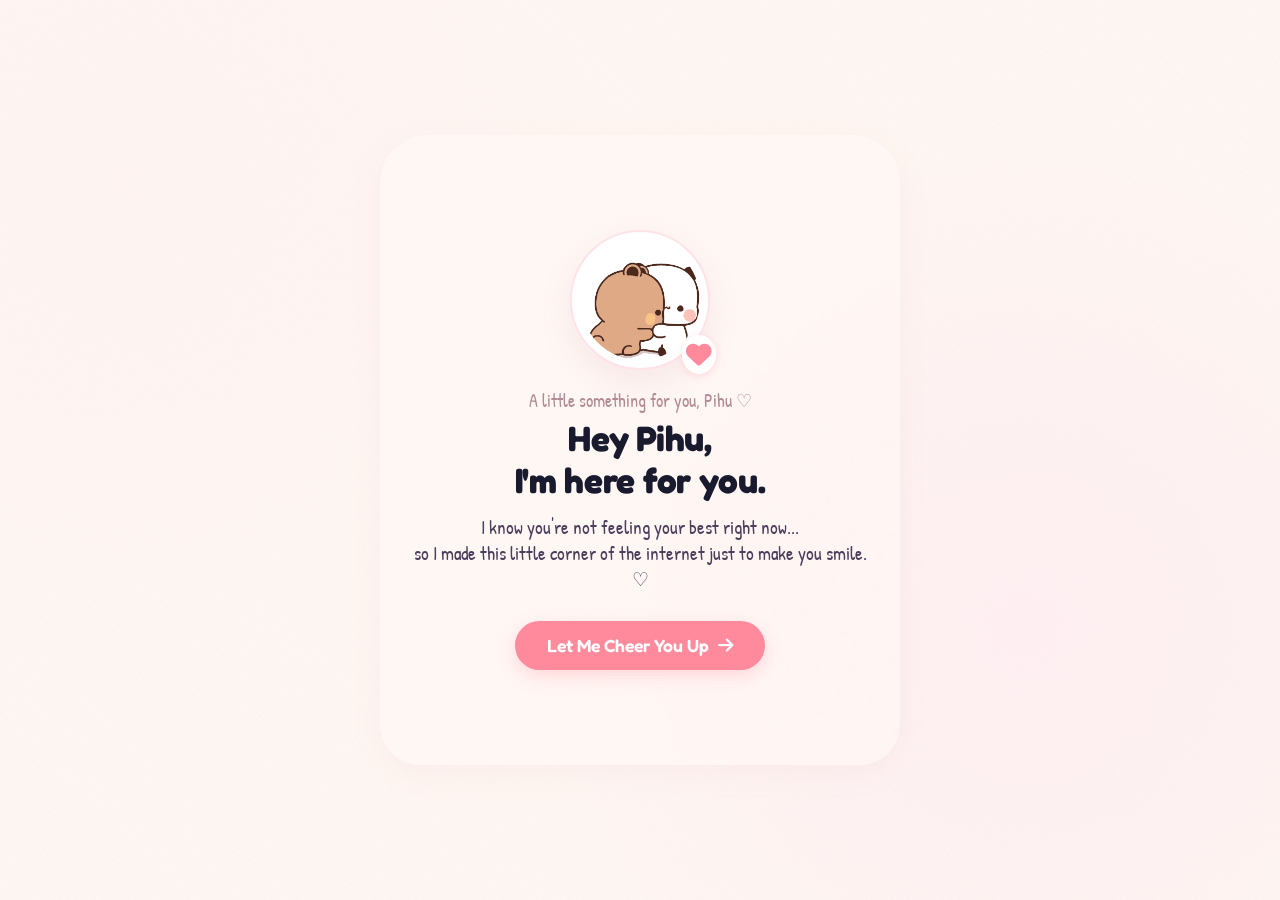
<file: index.html>
<!DOCTYPE html>
<html lang="en">
<head>
  <meta charset="UTF-8" />
  <meta name="viewport" content="width=device-width, initial-scale=1.0, maximum-scale=1.0, user-scalable=yes" />
  <title>🌷 for Pihu · Home</title>
  <link rel="preconnect" href="https://fonts.googleapis.com" />
  <link rel="preconnect" href="https://fonts.gstatic.com" crossorigin />
  <link href="https://fonts.googleapis.com/css2?family=Fredoka:wght@400;600;700&family=Patrick+Hand&display=swap" rel="stylesheet" />
  <link rel="stylesheet" href="https://cdnjs.cloudflare.com/ajax/libs/font-awesome/6.0.0-beta3/css/all.min.css" />
  <link rel="stylesheet" href="https://unpkg.com/aos@2.3.1/dist/aos.css" />
  <link rel="stylesheet" href="style.css" />
</head>
<body>
  <div class="page-wrapper">
    <div class="section" id="welcome">
      <div class="section-inner">
        <div class="text-center" data-aos="fade-down" data-aos-duration="800">
          <div class="hero-img">
            <img src="assets/love.gif" alt="love gif" />
            <span class="heart-deco"><i class="fas fa-heart"></i></span>
          </div>
        </div>
        <div class="text-center" data-aos="fade-up" data-aos-delay="100">
          <p class="script" style="font-size:1.1rem; color:#b38b96;">A little something for you, Pihu ♡</p>
          <h1 style="font-size:2.2rem; margin-top:0.3rem;">Hey Pihu,<br />I'm here for you.</h1>
          <p class="script" style="font-size:1.2rem; color:#4a3f5c; margin-top:0.8rem;">I know you're not feeling your best right now...<br />so I made this little corner of the internet just to make you smile. ♡</p>
          <div data-aos="zoom-in" data-aos-delay="200">
            <a href="distance.html" class="btn" style="margin-top:1.8rem;">Let Me Cheer You Up <i class="fas fa-arrow-right"></i></a>
          </div>
        </div>
      </div>
    </div>
  </div>

  <script src="https://unpkg.com/aos@2.3.1/dist/aos.js"></script>
  <script src="script.js"></script>
</body>
</html>
</file>
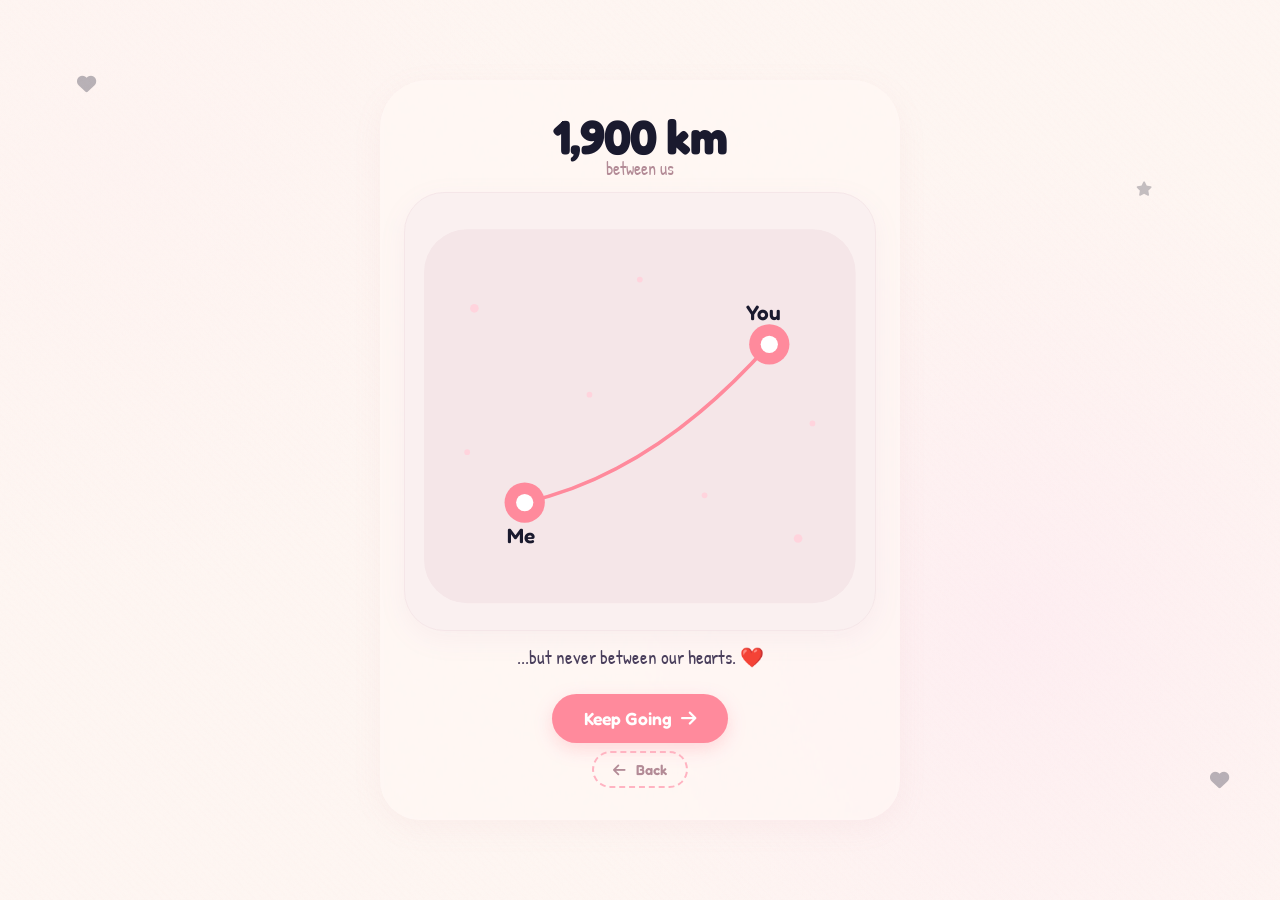
<file: distance.html>
<!DOCTYPE html>
<html lang="en">
<head>
  <meta charset="UTF-8" />
  <meta name="viewport" content="width=device-width, initial-scale=1.0, maximum-scale=1.0, user-scalable=yes" />
  <title>🌷 Distance</title>
  <link rel="preconnect" href="https://fonts.googleapis.com" />
  <link rel="preconnect" href="https://fonts.gstatic.com" crossorigin />
  <link href="https://fonts.googleapis.com/css2?family=Fredoka:wght@400;600;700&family=Patrick+Hand&display=swap" rel="stylesheet" />
  <link rel="stylesheet" href="https://cdnjs.cloudflare.com/ajax/libs/font-awesome/6.0.0-beta3/css/all.min.css" />
  <link rel="stylesheet" href="https://unpkg.com/aos@2.3.1/dist/aos.css" />
  <link rel="stylesheet" href="style.css" />
</head>
<body>
  <div class="floating-heart" style="top:8%; left:6%;"><i class="fas fa-heart"></i></div>
  <div class="floating-heart" style="bottom:12%; right:4%; animation-delay:3s;"><i class="fas fa-heart"></i></div>
  <div class="sparkle" style="top:20%; right:10%;"><i class="fas fa-star"></i></div>
  <div class="sparkle" style="bottom:30%; left:6%; animation-delay:5s;"><i class="fas fa-sparkles"></i></div>

  <div class="page-wrapper">
    <div class="section" id="distance">
      <div class="section-inner">
        <div data-aos="fade-up">
          <div class="text-center">
            <span class="distance-badge">1,900 km</span>
            <p class="script" style="font-size:1.1rem; margin-top:-0.2rem; color:#b38b96;">between us</p>
          </div>
        </div>
        <div data-aos="fade-up" data-aos-delay="100">
          <div class="map-card">
            <div class="map-svg-wrap">
              <svg viewBox="0 0 300 260" fill="none" xmlns="http://www.w3.org/2000/svg">
                <rect width="300" height="260" rx="30" fill="#f5e6e8" />
                <path d="M70 190 Q160 170 240 80" stroke="#ff8a9c" stroke-width="2.5" stroke-dasharray="8 6" class="dash-path" fill="none" />
                <circle cx="70" cy="190" r="14" fill="#ff8a9c" />
                <circle cx="70" cy="190" r="6" fill="white" class="pulse-dot" />
                <text x="58" y="218" class="pin-label" font-size="15" font-weight="600">Me</text>
                <circle cx="240" cy="80" r="14" fill="#ff8a9c" />
                <circle cx="240" cy="80" r="6" fill="white" class="pulse-dot" style="animation-delay:0.3s;" />
                <text x="224" y="63" class="pin-label" font-size="15" font-weight="600">You</text>
                <circle cx="35" cy="55" r="3" fill="#ffd4dd" />
                <circle cx="260" cy="215" r="3" fill="#ffd4dd" />
                <circle cx="150" cy="35" r="2" fill="#ffd4dd" />
                <circle cx="30" cy="155" r="2" fill="#ffd4dd" />
                <circle cx="270" cy="135" r="2" fill="#ffd4dd" />
                <circle cx="195" cy="185" r="2" fill="#ffd4dd" />
                <circle cx="115" cy="115" r="2" fill="#ffd4dd" />
              </svg>
            </div>
          </div>
        </div>

        <div class="text-center" data-aos="fade-up" data-aos-delay="200">
          <p class="script" style="font-size:1.2rem; color:#4a3f5c;">...but never between our hearts. ❤️</p>
          <a href="message.html" class="btn" style="margin-top:1.5rem; background:#ff8a9c; color:white; border:none; box-shadow:0 6px 18px rgba(255,138,156,0.3);">Keep Going <i class="fas fa-arrow-right"></i></a>
        </div>
        <div class="text-center nav-prev" data-aos="fade-up" data-aos-delay="250">
          <a href="home.html" class="btn" style="background:transparent; color:#b38b96; box-shadow:none; border:2px dashed #ffb3c1; padding:0.5rem 1.2rem; font-size:0.9rem;"><i class="fas fa-arrow-left"></i> Back</a>
        </div>
      </div>
    </div>
  </div>

  <style>
    .dash-path {
      stroke-dasharray: 400;
      stroke-dashoffset: 400;
      animation: drawRoute 2.8s ease forwards;
    }
    @keyframes drawRoute {
      to { stroke-dashoffset: 0; }
    }
    .map-card {
      background: #faf0f0;
      border-radius: 40px;
      padding: 1.8rem 1.2rem 1.2rem;
      box-shadow: 0 8px 28px rgba(180, 130, 150, 0.08);
      border: 1px solid #f5e6e8;
      margin: 0.8rem 0;
    }
    .distance-badge {
      font-size: 3rem;
      font-weight: 700;
      color: #1a1a2e;
      letter-spacing: -1px;
      line-height: 1;
    }
    .pin-label {
      font-family: 'Fredoka', sans-serif;
      font-weight: 600;
      font-size: 0.9rem;
      fill: #1a1a2e;
    }
    .pulse-dot {
      animation: pulsePin 2s infinite;
    }
    @keyframes pulsePin {
      0% { r: 6; opacity: 1; }
      50% { r: 16; opacity: 0.2; }
      100% { r: 6; opacity: 1; }
    }
    .btn {
      display: inline-flex;
      align-items: center;
      gap: 0.6rem;
      background: #ff8a9c;
      color: white;
      border: none;
      padding: 0.9rem 2rem;
      border-radius: 60px;
      font-family: 'Fredoka', sans-serif;
      font-weight: 600;
      font-size: 1.1rem;
      box-shadow: 0 6px 18px rgba(255, 138, 156, 0.3);
      transition: all 0.2s ease;
      cursor: pointer;
      text-decoration: none;
      touch-action: manipulation;
    }
    .btn:active {
      transform: scale(0.94);
      box-shadow: 0 2px 10px rgba(255, 138, 156, 0.2);
    }
    .nav-prev .btn:active {
      transform: scale(0.94);
    }
  </style>

  <script src="https://unpkg.com/aos@2.3.1/dist/aos.js"></script>
  <script src="script.js"></script>
</body>
</html>
</file>
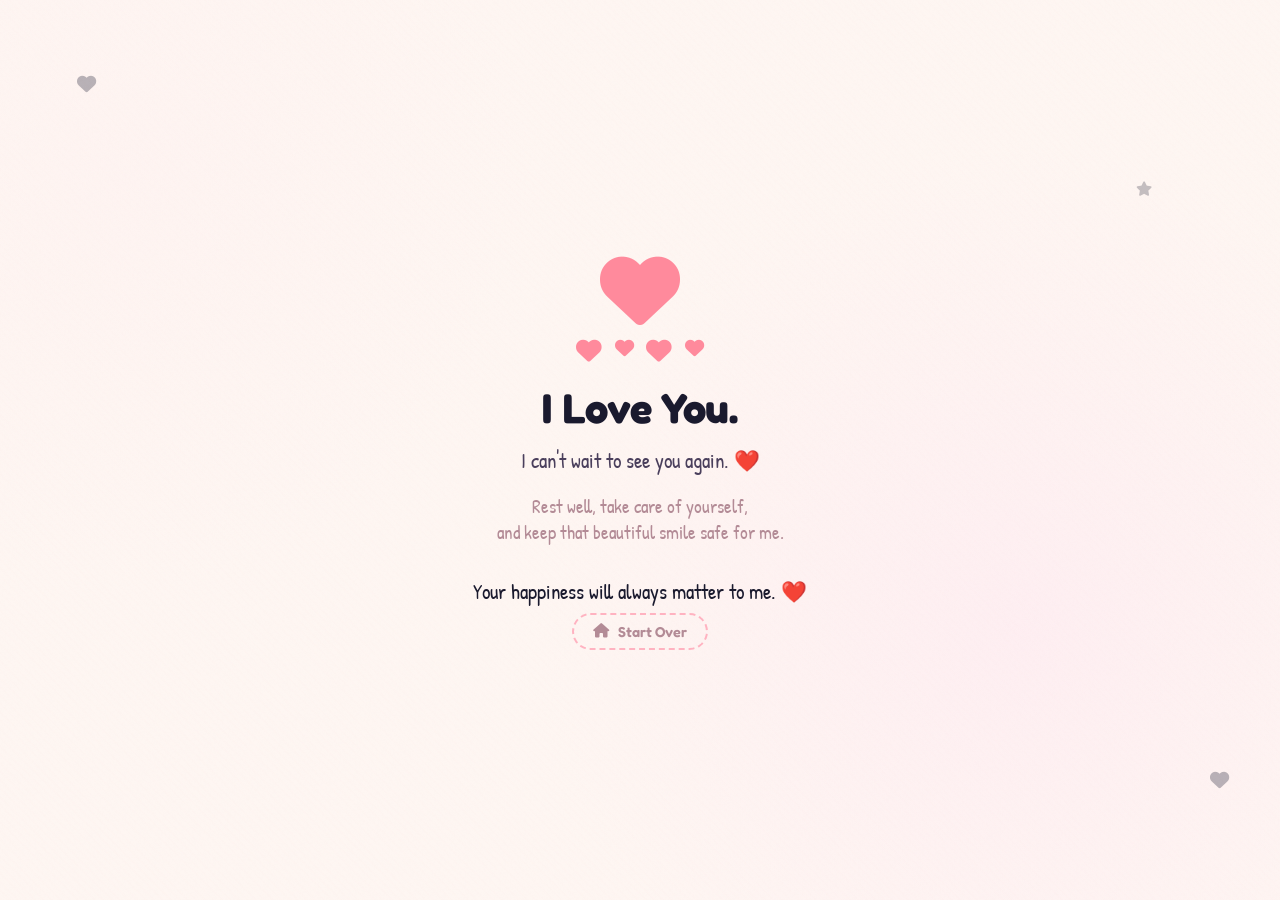
<file: final.html>
<!DOCTYPE html>
<html lang="en">
<head>
  <meta charset="UTF-8" />
  <meta name="viewport" content="width=device-width, initial-scale=1.0, maximum-scale=1.0, user-scalable=yes" />
  <title>🌷 I Love You</title>
  <link rel="preconnect" href="https://fonts.googleapis.com" />
  <link rel="preconnect" href="https://fonts.gstatic.com" crossorigin />
  <link href="https://fonts.googleapis.com/css2?family=Fredoka:wght@400;600;700&family=Patrick+Hand&display=swap" rel="stylesheet" />
  <link rel="stylesheet" href="https://cdnjs.cloudflare.com/ajax/libs/font-awesome/6.0.0-beta3/css/all.min.css" />
  <link rel="stylesheet" href="https://unpkg.com/aos@2.3.1/dist/aos.css" />
  <link rel="stylesheet" href="style.css" />
</head>
<body>
  <div class="floating-heart" style="top:8%; left:6%;"><i class="fas fa-heart"></i></div>
  <div class="floating-heart" style="bottom:12%; right:4%; animation-delay:3s;"><i class="fas fa-heart"></i></div>
  <div class="sparkle" style="top:20%; right:10%;"><i class="fas fa-star"></i></div>
  <div class="sparkle" style="bottom:30%; left:6%; animation-delay:5s;"><i class="fas fa-sparkles"></i></div>

  <div class="page-wrapper">
    <div class="section section-pure" id="final">
      <div class="section-inner">
        <div class="text-center" data-aos="zoom-in" data-aos-duration="1200">
          <div class="final-heart-simple">
            <i class="fas fa-heart" style="font-size:5rem; color:#ff8a9c; animation:pulseGlow 2.2s infinite;"></i>
          </div>
          <div class="floating-small-hearts" style="margin:0.5rem 0 1.2rem;">
            <i class="fas fa-heart" style="color:#ff8a9c;"></i>
            <i class="fas fa-heart" style="color:#ff8a9c; font-size:1.2rem;"></i>
            <i class="fas fa-heart" style="color:#ff8a9c;"></i>
            <i class="fas fa-heart" style="color:#ff8a9c; font-size:1.2rem;"></i>
          </div>
          <h1 style="font-size:2.6rem;">I Love You.</h1>
          <p class="script" style="font-size:1.3rem; color:#4a3f5c; margin-top:0.8rem;">I can't wait to see you again. ❤️</p>
          <p class="script" style="font-size:1.2rem; color:#b38b96; margin-top:1.2rem;">Rest well, take care of yourself,<br />and keep that beautiful smile safe for me.</p>
          <p class="script" style="font-size:1.3rem; color:#1a1a2e; margin-top:2rem;">Your happiness will always matter to me. ❤️</p>
        </div>
        <div class="text-center nav-prev" data-aos="fade-up" data-aos-delay="100">
          <a href="index.html" class="btn"><i class="fas fa-home"></i> Start Over</a>
        </div>
      </div>
    </div>
  </div>

  <script src="https://unpkg.com/aos@2.3.1/dist/aos.js"></script>
  <script src="script.js"></script>
</body>
</html>
</file>
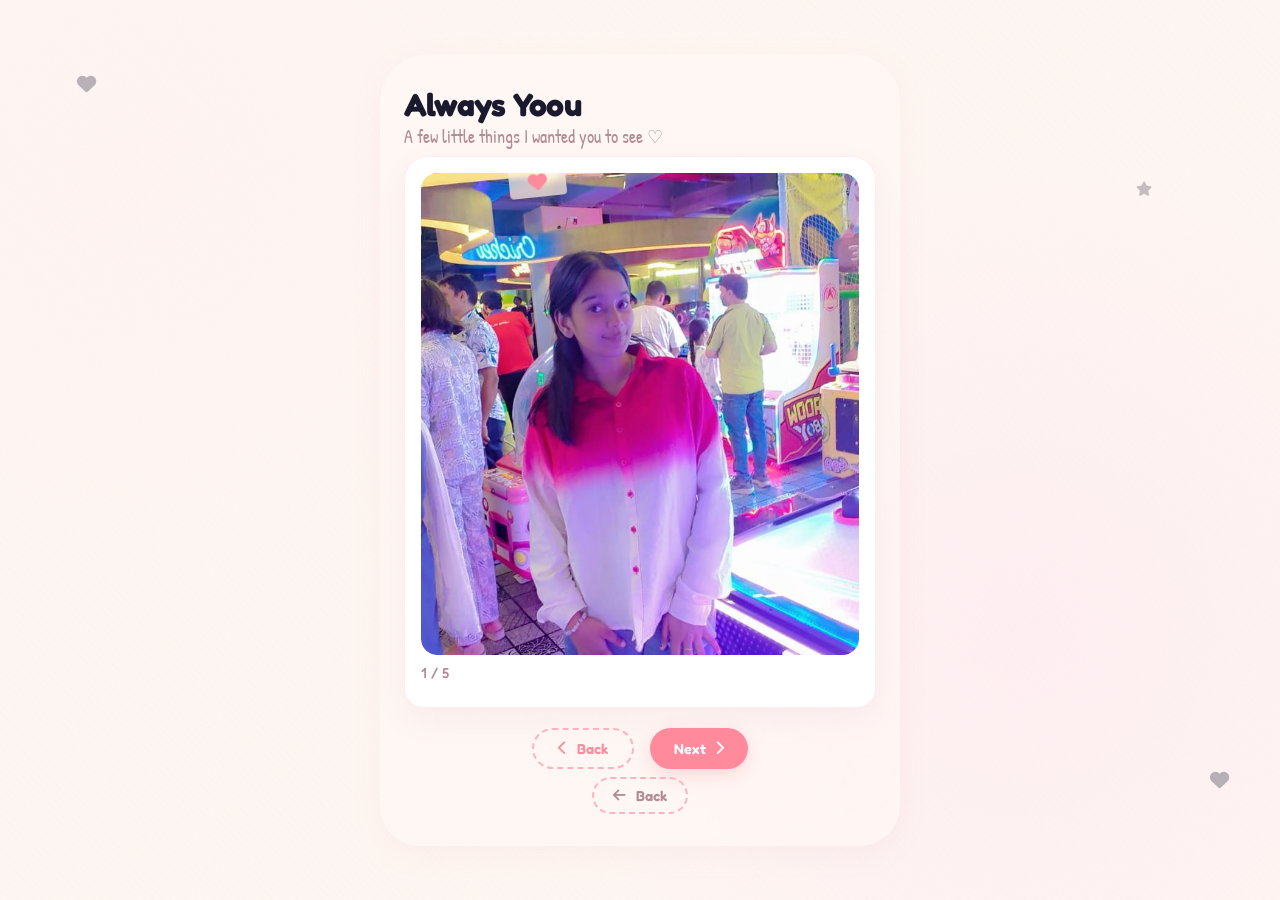
<file: gallery.html>
<!DOCTYPE html>
<html lang="en">
<head>
  <meta charset="UTF-8" />
  <meta name="viewport" content="width=device-width, initial-scale=1.0, maximum-scale=1.0, user-scalable=yes" />
  <title>🌷 Gallery</title>
  <link rel="preconnect" href="https://fonts.googleapis.com" />
  <link rel="preconnect" href="https://fonts.gstatic.com" crossorigin />
  <link href="https://fonts.googleapis.com/css2?family=Fredoka:wght@400;600;700&family=Patrick+Hand&display=swap" rel="stylesheet" />
  <link rel="stylesheet" href="https://cdnjs.cloudflare.com/ajax/libs/font-awesome/6.0.0-beta3/css/all.min.css" />
  <link rel="stylesheet" href="https://unpkg.com/aos@2.3.1/dist/aos.css" />
  <link rel="stylesheet" href="style.css" />
</head>
<body>
  <div class="floating-heart" style="top:8%; left:6%;"><i class="fas fa-heart"></i></div>
  <div class="floating-heart" style="bottom:12%; right:4%; animation-delay:3s;"><i class="fas fa-heart"></i></div>
  <div class="sparkle" style="top:20%; right:10%;"><i class="fas fa-star"></i></div>
  <div class="sparkle" style="bottom:30%; left:6%; animation-delay:5s;"><i class="fas fa-sparkles"></i></div>

  <div class="page-wrapper">
    <div class="section" id="gallery">
      <div class="section-inner">
        <div data-aos="fade-up">
          <h2 style="font-size:2rem;">Always Yoou</h2>
          <p class="script" style="font-size:1.1rem; color:#b38b96;">A few little things I wanted you to see ♡</p>
        </div>
        <div class="polaroid" data-aos="fade-up" data-aos-delay="100" id="polaroid">
          <div class="polaroid-inner">
            <div class="tape"><i class="fas fa-heart" style="color:#ff8a9c;"></i></div>
            <div class="image-container" id="imageContainer">
              <img id="gallery-img" src="assets/images/1.jpg" alt="memory" />
            </div>
          </div>
          <div class="gallery-counter" id="gallery-counter">1 / 5</div>
        </div>
        <div class="gallery-nav" data-aos="fade-up">
          <button class="btn btn-outline" id="prevGallery" style="padding:0.6rem 1.5rem;"><i class="fas fa-chevron-left"></i> Back</button>
          <button class="btn" id="nextGallery" style="padding:0.6rem 1.5rem;">Next <i class="fas fa-chevron-right"></i></button>
        </div>
        <div class="text-center" data-aos="fade-up" data-aos-delay="200" id="gallery-end" style="display:none;">
          <p class="script" style="font-size:1.3rem; color:#4a3f5c;">That's all for now...<br />but I have one more thing for you. ♡</p>
          <a href="letter.html" class="btn" style="margin-top:1.5rem;">A Letter For You <i class="fas fa-envelope"></i></a>
        </div>
        <div class="text-center nav-prev" data-aos="fade-up" data-aos-delay="150">
          <a href="message.html" class="btn"><i class="fas fa-arrow-left"></i> Back</a>
        </div>
      </div>
    </div>
  </div>

  <style>
    .image-container {
      position: relative;
      width: 100%;
      aspect-ratio: 1/1.1;
      overflow: hidden;
      border-radius: 16px;
      background: #faf0f0;
    }

    #gallery-img {
      width: 100%;
      height: 100%;
      object-fit: cover;
      display: block;
      position: absolute;
      top: 0;
      left: 0;
      transition: transform 0.6s cubic-bezier(0.34, 1.56, 0.64, 1), opacity 0.5s ease;
    }

    #gallery-img.slide-out {
      transform: translateX(-120%) rotate(-8deg) scale(0.8);
      opacity: 0;
    }

    #gallery-img.slide-in {
      transform: translateX(0) rotate(0deg) scale(1);
      opacity: 1;
    }

    #gallery-img.slide-in-from-right {
      transform: translateX(120%) rotate(8deg) scale(0.8);
      opacity: 0;
    }

    #gallery-img.slide-out-right {
      transform: translateX(120%) rotate(8deg) scale(0.8);
      opacity: 0;
    }

    #gallery-img.slide-in-from-left {
      transform: translateX(-120%) rotate(-8deg) scale(0.8);
      opacity: 0;
    }

    .polaroid {
      background: white;
      border-radius: 24px 24px 20px 20px;
      padding: 1rem 1rem 1.6rem;
      box-shadow: 0 12px 30px rgba(160, 120, 130, 0.08);
      transform: rotate(-1deg);
      border: 1px solid #ffecf0;
      margin: 0.5rem 0;
      transition: transform 0.3s ease;
    }

    .polaroid:hover {
      transform: rotate(0deg) scale(1.01);
    }

    .polaroid-inner {
      position: relative;
      border-radius: 16px;
      overflow: hidden;
      background: #faf0f0;
    }

    .tape {
      position: absolute;
      top: -6px;
      left: 20%;
      background: rgba(255, 240, 220, 0.7);
      padding: 0.2rem 1.2rem;
      border-radius: 4px;
      font-size: 1.2rem;
      transform: rotate(-6deg);
      box-shadow: 0 2px 6px rgba(0,0,0,0.02);
      backdrop-filter: blur(2px);
      color: #b38b96;
      z-index: 2;
    }

    .gallery-counter {
      font-size: 0.9rem;
      color: #b38b96;
      font-weight: 500;
      margin-top: 0.6rem;
    }

    .gallery-nav {
      display: flex;
      justify-content: center;
      gap: 1rem;
      margin-top: 0.8rem;
    }

    .gallery-nav .btn {
      padding: 0.6rem 1.6rem;
      font-size: 0.9rem;
    }

    .btn-outline {
      background: transparent;
      color: #ff8a9c;
      border: 2px dashed #ffb3c1;
      box-shadow: none;
    }

    .btn-outline:active {
      transform: scale(0.94);
    }

    @media (max-width: 420px) {
      .polaroid {
        padding: 0.8rem 0.8rem 1.2rem;
      }
      .tape {
        font-size: 1rem;
        padding: 0.1rem 1rem;
        top: -4px;
      }
    }
  </style>

  <script src="https://unpkg.com/aos@2.3.1/dist/aos.js"></script>
  <script>
    (function() {
      AOS.init({ once: false, duration: 800, offset: 20 });

      const images = ['assets/images/1.jpg','assets/images/2.jpg','assets/images/3.jpg','assets/images/4.jpg','assets/images/5.jpg'];
      let currentImg = 0;
      const imgEl = document.getElementById('gallery-img');
      const counter = document.getElementById('gallery-counter');
      const prevBtn = document.getElementById('prevGallery');
      const nextBtn = document.getElementById('nextGallery');
      const endMsg = document.getElementById('gallery-end');
      let isAnimating = false;

      function updateCounterAndEnd() {
        // Update counter
        counter.textContent = (currentImg + 1) + ' / ' + images.length;
        
        // Show/hide end message
        if (currentImg === images.length - 1) {
          endMsg.style.display = 'block';
        } else {
          endMsg.style.display = 'none';
        }
      }

      function updateGallery(direction) {
        if (isAnimating) return;

        if (direction === 'next') {
          if (currentImg >= images.length - 1) return;
          
          // Slide out to left
          imgEl.classList.remove('slide-in', 'slide-in-from-right', 'slide-in-from-left', 'slide-out-right');
          imgEl.classList.add('slide-out');
          
          isAnimating = true;
          setTimeout(() => {
            currentImg++;
            imgEl.src = images[currentImg];
            imgEl.classList.remove('slide-out');
            imgEl.classList.add('slide-in-from-right');
            
            setTimeout(() => {
              imgEl.classList.remove('slide-in-from-right');
              imgEl.classList.add('slide-in');
              isAnimating = false;
              updateCounterAndEnd();
            }, 50);
          }, 500);
          
        } else if (direction === 'prev') {
          if (currentImg <= 0) return;
          
          // Slide out to right
          imgEl.classList.remove('slide-in', 'slide-in-from-right', 'slide-in-from-left', 'slide-out');
          imgEl.classList.add('slide-out-right');
          
          isAnimating = true;
          setTimeout(() => {
            currentImg--;
            imgEl.src = images[currentImg];
            imgEl.classList.remove('slide-out-right');
            imgEl.classList.add('slide-in-from-left');
            
            setTimeout(() => {
              imgEl.classList.remove('slide-in-from-left');
              imgEl.classList.add('slide-in');
              isAnimating = false;
              updateCounterAndEnd();
            }, 50);
          }, 500);
        }
      }

      // Initialize
      imgEl.classList.add('slide-in');
      updateCounterAndEnd();

      if (nextBtn) {
        nextBtn.addEventListener('click', function() { 
          updateGallery('next'); 
        });
        prevBtn.addEventListener('click', function() { 
          updateGallery('prev'); 
        });
      }

      if (imgEl) {
        imgEl.addEventListener('click', function() { 
          if (currentImg < images.length - 1) {
            updateGallery('next'); 
          }
        });
      }

      // Envelope logic from script.js
      const envelopeWrapper = document.getElementById('envelopeWrapper');
      const letterBtn = document.getElementById('letterBtnWrap');
      if (envelopeWrapper) {
        envelopeWrapper.addEventListener('click', function() {
          this.classList.toggle('open');
          if (letterBtn) letterBtn.style.display = this.classList.contains('open') ? 'block' : 'none';
        });
        if (envelopeWrapper.classList.contains('open') && letterBtn) {
          letterBtn.style.display = 'block';
        }
      }

      document.querySelectorAll('.reveal-card').forEach(card => {
        card.addEventListener('click', function(e) {
          e.stopPropagation();
          this.classList.toggle('revealed');
        });
      });

      AOS.refresh();
    })();
  </script>
</body>
</html>
</file>
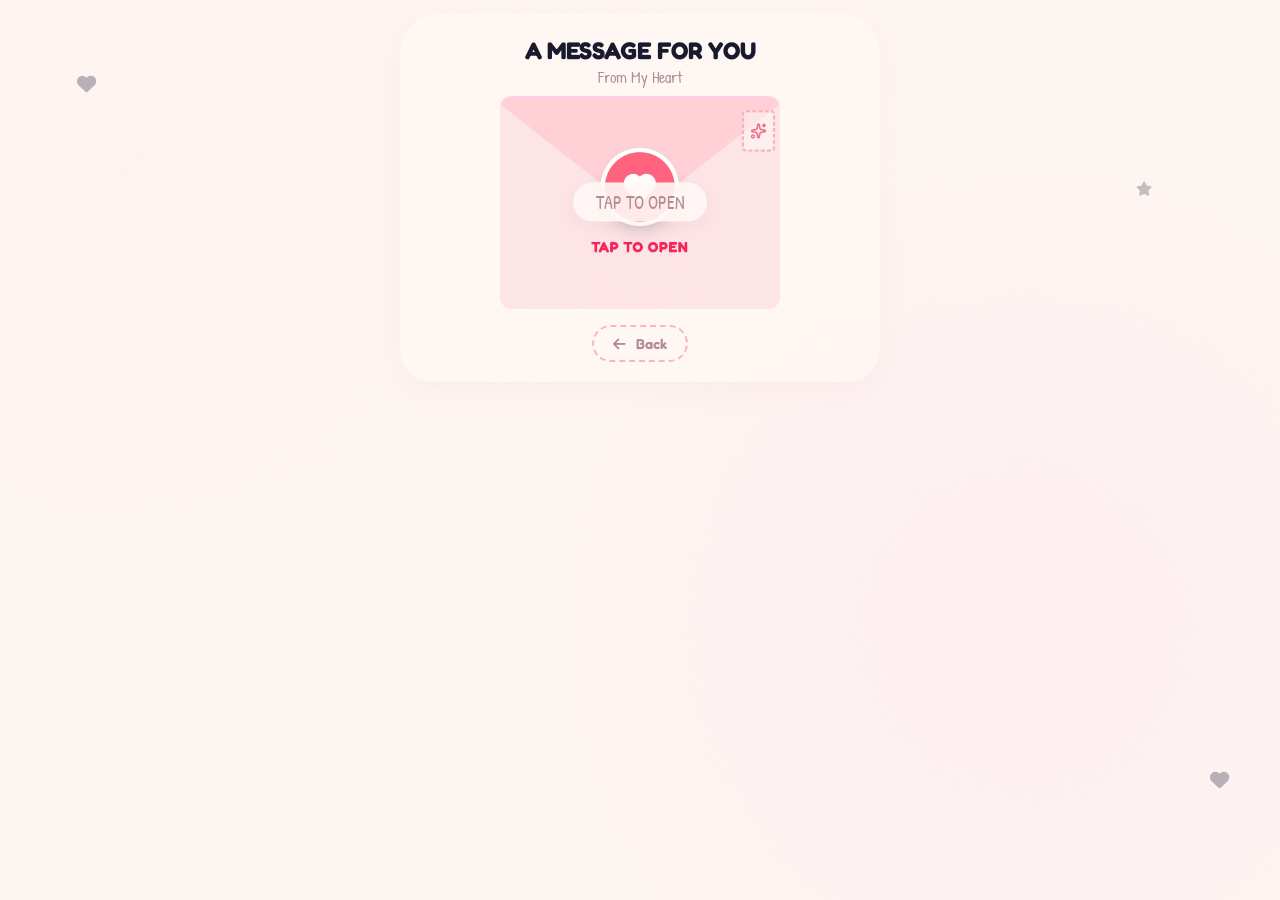
<file: letter.html>
<!DOCTYPE html>
<html lang="en">
<head>
  <meta charset="UTF-8" />
  <meta name="viewport" content="width=device-width, initial-scale=1.0, maximum-scale=1.0, user-scalable=yes" />
  <title>🌷 Letter</title>
  <link rel="preconnect" href="https://fonts.googleapis.com" />
  <link rel="preconnect" href="https://fonts.gstatic.com" crossorigin />
  <link href="https://fonts.googleapis.com/css2?family=Fredoka:wght@400;600;700&family=Patrick+Hand&display=swap" rel="stylesheet" />
  <link rel="stylesheet" href="https://cdnjs.cloudflare.com/ajax/libs/font-awesome/6.0.0-beta3/css/all.min.css" />
  <link rel="stylesheet" href="https://unpkg.com/aos@2.3.1/dist/aos.css" />
  <link rel="stylesheet" href="style.css" />
</head>
<body>
  <div class="floating-heart" style="top:8%; left:6%;"><i class="fas fa-heart"></i></div>
  <div class="floating-heart" style="bottom:12%; right:4%; animation-delay:3s;"><i class="fas fa-heart"></i></div>
  <div class="sparkle" style="top:20%; right:10%;"><i class="fas fa-star"></i></div>
  <div class="sparkle" style="bottom:30%; left:6%; animation-delay:5s;"><i class="fas fa-sparkles"></i></div>

  <div class="page-wrapper">
    <div class="section" id="letter">
      <div class="section-inner">
        <div data-aos="fade-up">
          <h2 style="font-size:1.5rem; text-align:center;">A MESSAGE FOR YOU</h2>
          <p class="script" style="font-size:1rem; color:#b38b96; text-align:center;">From My Heart</p>
        </div>
        <div class="envelope-wrapper" id="envelopeWrapper" data-aos="zoom-in-up" data-aos-delay="100">
          <div class="envelope-top">
            <img src="assets/images/envelope.jpg" alt="Envelope" class="envelope-img" id="envelopeImg" />
            <div class="envelope-tap-text">TAP TO OPEN</div>
          </div>
          <div class="letter-scroll-wrap">
            <div class="letter-content" id="letterContent">
              <p>My Dearest Pihu,</p>
              <p>I know you're probably not feeling your best right now, and I wish more than anything that I could be there beside you.</p>
              <p>I can't take the pain away with a magic button, but I can remind you that you don't have to go through the difficult moments feeling alone.</p>
              <p>So for today, forget about being strong for everyone. Rest. Get comfortable. Take care of yourself.</p>
              <p>And whenever you feel a little low, remember that there's someone miles away who is thinking about you, worrying about you, and wishing he could give you the biggest hug.</p>
              <p>You don't have to reply with a long message.<br />You don't even have to talk.</p>
              <p>Just know that I'm here.</p>
              <p>And if I could be beside you right now, I'd probably annoy you until you smiled. ❤️</p>
              <div class="signature">Always yours,<br />Burhan</div>
            </div>
          </div>
        </div>
        <div class="text-center" data-aos="fade-up" data-aos-delay="200" id="letterBtnWrap" style="display:none; margin-top:1rem;">
          <a href="final.html" class="btn" style="padding:0.7rem 1.5rem; font-size:0.95rem;">One Last Thing <i class="fas fa-sparkles"></i></a>
        </div>
        <div class="text-center nav-prev" data-aos="fade-up" data-aos-delay="150">
          <a href="gallery.html" class="btn"><i class="fas fa-arrow-left"></i> Back</a>
        </div>
      </div>
    </div>
  </div>

  <style>
    * {
      box-sizing: border-box;
    }

    .section {
      width: 100%;
      height: 100vh;
      display: flex;
      flex-direction: column;
      justify-content: flex-start;
      align-items: center;
      overflow-y: auto;
      overflow-x: hidden;
      padding: 0.8rem 1rem 1.5rem;
      position: relative;
      z-index: 2;
      background: transparent;
    }
    .section-inner {
      width: 100%;
      max-width: 480px;
      margin: 0 auto;
      background: rgba(255, 248, 245, 0.6);
      backdrop-filter: blur(2px);
      border-radius: 40px 40px 32px 32px;
      padding: 1.5rem 1.2rem 1.2rem;
      box-shadow: 0 8px 30px rgba(200, 140, 150, 0.08);
      min-height: auto;
      display: flex;
      flex-direction: column;
      justify-content: flex-start;
    }

    .envelope-wrapper {
      position: relative;
      cursor: pointer;
      display: flex;
      flex-direction: column;
      align-items: center;
      justify-content: flex-start;
      padding: 0.5rem 0;
      transition: all 0.3s ease;
      width: 100%;
      max-width: 100%;
      overflow: hidden;
      border-radius: 24px;
    }

    .envelope-top {
      position: relative;
      width: 100%;
      max-width: 240px;
      display: flex;
      flex-direction: column;
      align-items: center;
      justify-content: center;
      flex-shrink: 0;
    }

    .envelope-img {
      width: 100%;
      max-width: 240px;
      height: auto;
      display: block;
      transition: transform 0.4s ease, opacity 0.4s ease;
      border-radius: 12px;
    }

    .envelope-wrapper.open .envelope-img {
      transform: scale(0.8);
      opacity: 0.2;
    }

    .envelope-tap-text {
      position: absolute;
      top: 50%;
      left: 50%;
      transform: translate(-50%, -50%);
      font-family: 'Patrick Hand', cursive;
      font-size: 1.1rem;
      color: #b38b96;
      pointer-events: none;
      background: rgba(255, 248, 245, 0.9);
      padding: 0.5rem 1.4rem;
      border-radius: 40px;
      box-shadow: 0 4px 16px rgba(200, 140, 160, 0.12);
      transition: opacity 0.3s ease;
      white-space: nowrap;
    }

    .envelope-wrapper.open .envelope-tap-text {
      opacity: 0;
    }

    .letter-scroll-wrap {
      width: 100%;
      max-width: 100%;
      overflow: hidden;
      transition: max-height 0.6s ease;
      max-height: 0;
    }

    .envelope-wrapper.open .letter-scroll-wrap {
      max-height: 1200px;
    }

    .envelope-wrapper .letter-content {
      font-family: 'Patrick Hand', cursive;
      font-size: 0.95rem;
      line-height: 1.6;
      color: #2d2440;
      width: 100%;
      max-width: 100%;
      padding: 0 0.2rem;
      box-sizing: border-box;
      word-wrap: break-word;
      overflow-wrap: break-word;
      hyphens: auto;
      opacity: 0;
      transform: translateY(10px);
      transition: opacity 0.5s ease 0.2s, transform 0.5s ease 0.2s;
    }

    .envelope-wrapper.open .letter-content {
      opacity: 1;
      transform: translateY(0);
    }

    .envelope-wrapper .letter-content p {
      margin-bottom: 0.5rem;
      word-wrap: break-word;
      overflow-wrap: break-word;
      hyphens: auto;
    }

    .envelope-wrapper .letter-content .signature {
      text-align: right;
      font-weight: 600;
      font-family: 'Fredoka', sans-serif;
      color: #1a1a2e;
      margin-top: 0.5rem;
    }

    .btn {
      display: inline-flex;
      align-items: center;
      gap: 0.6rem;
      background: #ff8a9c;
      color: white;
      border: none;
      padding: 0.8rem 1.8rem;
      border-radius: 60px;
      font-family: 'Fredoka', sans-serif;
      font-weight: 600;
      font-size: 1rem;
      box-shadow: 0 6px 18px rgba(255, 138, 156, 0.3);
      transition: all 0.2s ease;
      cursor: pointer;
      text-decoration: none;
      touch-action: manipulation;
    }

    .btn:active {
      transform: scale(0.94);
      box-shadow: 0 2px 10px rgba(255, 138, 156, 0.2);
    }

    .nav-prev .btn {
      background: transparent;
      color: #b38b96;
      box-shadow: none;
      border: 2px dashed #ffb3c1;
      padding: 0.5rem 1.2rem;
      font-size: 0.9rem;
    }

    .text-center {
      text-align: center;
    }

    .floating-heart,
    .sparkle {
      position: fixed;
      pointer-events: none;
      font-size: 1.2rem;
      opacity: 0.3;
      z-index: 0;
      animation: floatHeart 10s infinite ease-in-out;
    }

    .sparkle {
      font-size: 0.9rem;
      opacity: 0.25;
      animation: sparkleFloat 14s infinite alternate;
    }

    @keyframes floatHeart {
      0% {
        transform: translateY(0px) rotate(0deg);
        opacity: 0.2;
      }
      50% {
        opacity: 0.5;
        transform: translateY(-40px) rotate(10deg);
      }
      100% {
        transform: translateY(0px) rotate(0deg);
        opacity: 0.2;
      }
    }

    @keyframes sparkleFloat {
      0% {
        transform: translate(0, 0) scale(0.8);
        opacity: 0.1;
      }
      100% {
        transform: translate(-20px, -30px) scale(1.2);
        opacity: 0.4;
      }
    }

    /* Desktop */
    @media (min-width: 600px) {
      .envelope-top {
        max-width: 280px;
      }
      .envelope-img {
        max-width: 280px;
      }
      .envelope-wrapper .letter-content {
        font-size: 1rem;
        padding: 0 0.5rem;
      }
    }

    /* Mobile */
    @media (max-width: 480px) {
      .section {
        padding: 0.5rem 0.6rem 1rem;
      }
      .section-inner {
        padding: 1rem 0.8rem;
        border-radius: 28px;
      }
      .envelope-top {
        max-width: 180px;
      }
      .envelope-img {
        max-width: 180px;
      }
      .envelope-tap-text {
        font-size: 0.9rem;
        padding: 0.4rem 1rem;
      }
      .envelope-wrapper .letter-content {
        font-size: 0.82rem;
        line-height: 1.5;
        padding: 0 0.1rem;
      }
      .envelope-wrapper .letter-content p {
        margin-bottom: 0.35rem;
      }
      .btn {
        padding: 0.55rem 1.2rem;
        font-size: 0.85rem;
      }
      .nav-prev .btn {
        padding: 0.4rem 1rem;
        font-size: 0.8rem;
      }
      .envelope-wrapper.open .letter-scroll-wrap {
        max-height: 1000px;
      }
    }

    /* Very small phones */
    @media (max-width: 380px) {
      .section {
        padding: 0.3rem 0.4rem 0.8rem;
      }
      .section-inner {
        padding: 0.8rem 0.5rem;
        border-radius: 20px;
      }
      .envelope-top {
        max-width: 140px;
      }
      .envelope-img {
        max-width: 140px;
      }
      .envelope-tap-text {
        font-size: 0.75rem;
        padding: 0.25rem 0.7rem;
      }
      .envelope-wrapper .letter-content {
        font-size: 0.72rem;
        line-height: 1.4;
        padding: 0;
      }
      .envelope-wrapper .letter-content p {
        margin-bottom: 0.25rem;
      }
      h2 {
        font-size: 1.2rem !important;
      }
      .btn {
        padding: 0.45rem 1rem;
        font-size: 0.75rem;
        gap: 0.4rem;
      }
      .nav-prev .btn {
        padding: 0.3rem 0.8rem;
        font-size: 0.7rem;
      }
      .envelope-wrapper.open .letter-scroll-wrap {
        max-height: 800px;
      }
    }
  </style>

  <script src="https://unpkg.com/aos@2.3.1/dist/aos.js"></script>
  <script>
    (function() {
      AOS.init({ once: false, duration: 800, offset: 20 });

      const envelopeWrapper = document.getElementById('envelopeWrapper');
      const letterBtn = document.getElementById('letterBtnWrap');

      if (envelopeWrapper) {
        envelopeWrapper.addEventListener('click', function(e) {
          e.stopPropagation();
          this.classList.toggle('open');
          if (letterBtn) {
            letterBtn.style.display = this.classList.contains('open') ? 'block' : 'none';
          }
          setTimeout(function() {
            AOS.refresh();
          }, 100);
        });

        if (envelopeWrapper.classList.contains('open') && letterBtn) {
          letterBtn.style.display = 'block';
        }
      }

      AOS.refresh();
    })();
  </script>
</body>
</html>
</file>
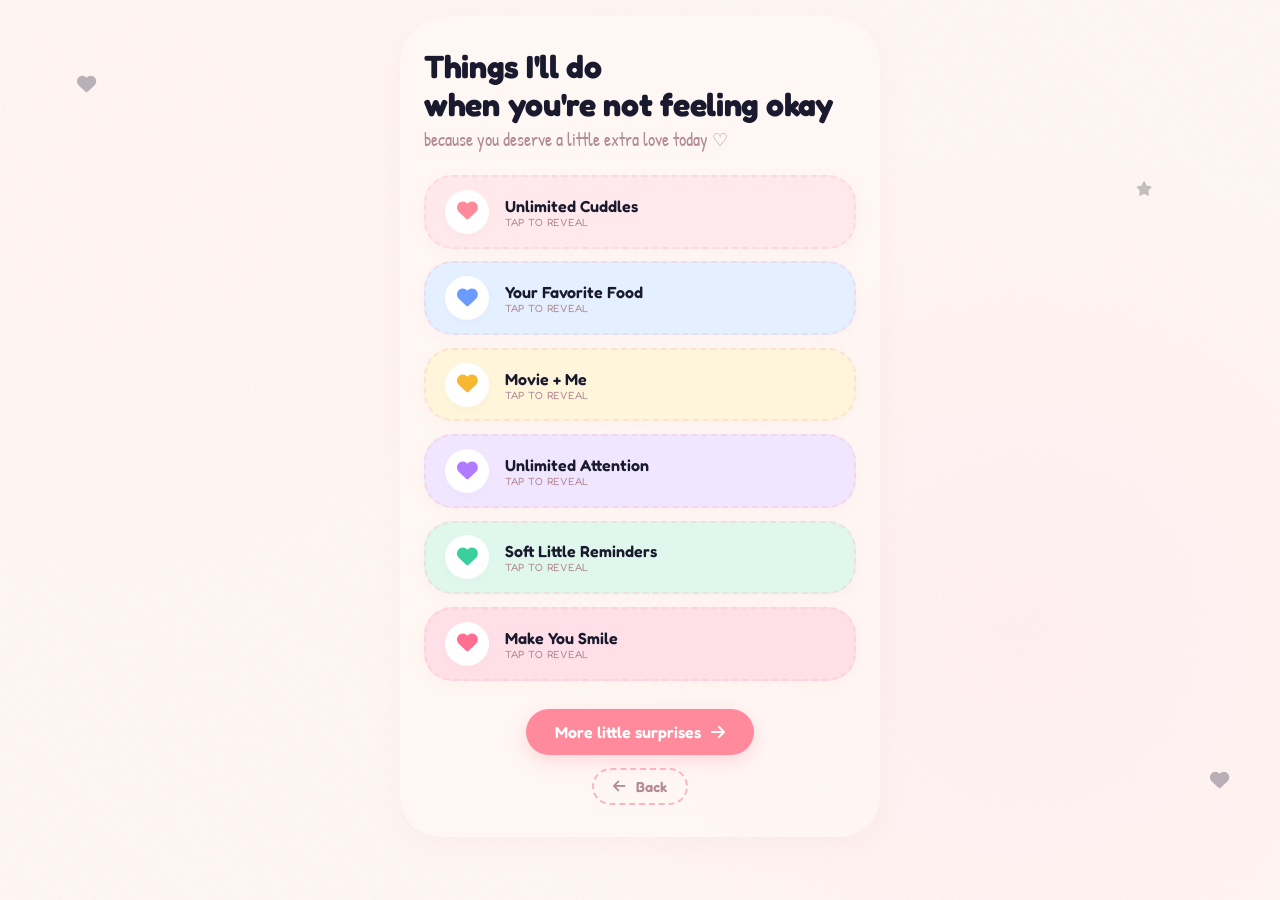
<file: message.html>
<!DOCTYPE html>
<html lang="en">
<head>
  <meta charset="UTF-8" />
  <meta name="viewport" content="width=device-width, initial-scale=1.0, maximum-scale=1.0, user-scalable=yes" />
  <title>🌷 Things I'll do</title>
  <link rel="preconnect" href="https://fonts.googleapis.com" />
  <link rel="preconnect" href="https://fonts.gstatic.com" crossorigin />
  <link href="https://fonts.googleapis.com/css2?family=Fredoka:wght@400;600;700&family=Patrick+Hand&display=swap" rel="stylesheet" />
  <link rel="stylesheet" href="https://cdnjs.cloudflare.com/ajax/libs/font-awesome/6.0.0-beta3/css/all.min.css" />
  <link rel="stylesheet" href="https://unpkg.com/aos@2.3.1/dist/aos.css" />
  <link rel="stylesheet" href="style.css" />
</head>
<body>
  <div class="floating-heart" style="top:8%; left:6%;"><i class="fas fa-heart"></i></div>
  <div class="floating-heart" style="bottom:12%; right:4%; animation-delay:3s;"><i class="fas fa-heart"></i></div>
  <div class="sparkle" style="top:20%; right:10%;"><i class="fas fa-star"></i></div>
  <div class="sparkle" style="bottom:30%; left:6%; animation-delay:5s;"><i class="fas fa-sparkles"></i></div>

  <div class="page-wrapper">
    <div class="section" id="cards">
      <div class="section-inner">
        <div data-aos="fade-up">
          <h2 style="font-size:2rem;">Things I'll do<br />when you're not feeling okay</h2>
          <p class="script" style="font-size:1.1rem; color:#b38b96; margin-top:0.2rem;">because you deserve a little extra love today ♡</p>
        </div>
        <div class="card-grid" style="margin-top:1.5rem;">
          <div class="reveal-card card-pink" data-aos="fade-up" data-aos-delay="50">
            <div class="icon-wrap"><i class="fas fa-heart" style="color:#ff8a9c;"></i></div>
            <div class="card-content">
              <div class="card-title">Unlimited Cuddles</div>
              <div class="tap-hint">TAP TO REVEAL</div>
              <div class="card-desc">If I were there, I'd hold you until you forgot about the pain for a while.</div>
            </div>
          </div>
          <div class="reveal-card card-blue" data-aos="fade-up" data-aos-delay="70">
            <div class="icon-wrap"><i class="fas fa-heart" style="color:#6c9bff;"></i></div>
            <div class="card-content">
              <div class="card-title">Your Favorite Food</div>
              <div class="tap-hint">TAP TO REVEAL</div>
              <div class="card-desc">I'd get you whatever makes your heart and tummy a little happier.</div>
            </div>
          </div>
          <div class="reveal-card card-yellow" data-aos="fade-up" data-aos-delay="90">
            <div class="icon-wrap"><i class="fas fa-heart" style="color:#f7b731;"></i></div>
            <div class="card-content">
              <div class="card-title">Movie + Me</div>
              <div class="tap-hint">TAP TO REVEAL</div>
              <div class="card-desc">You pick the movie. I'll stay right beside you, even if we fall asleep halfway through.</div>
            </div>
          </div>
          <div class="reveal-card card-purple" data-aos="fade-up" data-aos-delay="110">
            <div class="icon-wrap"><i class="fas fa-heart" style="color:#b27bff;"></i></div>
            <div class="card-content">
              <div class="card-title">Unlimited Attention</div>
              <div class="tap-hint">TAP TO REVEAL</div>
              <div class="card-desc">Today you don't have to pretend you're okay. I'll listen to everything.</div>
            </div>
          </div>
          <div class="reveal-card card-mint" data-aos="fade-up" data-aos-delay="130">
            <div class="icon-wrap"><i class="fas fa-heart" style="color:#3ccf9e;"></i></div>
            <div class="card-content">
              <div class="card-title">Soft Little Reminders</div>
              <div class="tap-hint">TAP TO REVEAL</div>
              <div class="card-desc">Drink some water, get comfy, and remember that you're loved so, so much.</div>
            </div>
          </div>
          <div class="reveal-card card-pink2" data-aos="fade-up" data-aos-delay="150">
            <div class="icon-wrap"><i class="fas fa-heart" style="color:#ff6f91;"></i></div>
            <div class="card-content">
              <div class="card-title">Make You Smile</div>
              <div class="tap-hint">TAP TO REVEAL</div>
              <div class="card-desc">My mission for today: steal at least one genuine smile from you. ♡</div>
            </div>
          </div>
        </div>
        <div class="text-center" data-aos="fade-up" style="margin-top:1.8rem;">
          <a href="gallery.html" class="btn">More little surprises <i class="fas fa-arrow-right"></i></a>
        </div>
        <div class="text-center nav-prev" data-aos="fade-up" data-aos-delay="100" style="margin-top:0.8rem;">
          <a href="distance.html" class="btn"><i class="fas fa-arrow-left"></i> Back</a>
        </div>
      </div>
    </div>
  </div>

  <style>
    .section {
      width: 100%;
      height: 100vh;
      display: flex;
      flex-direction: column;
      justify-content: flex-start;
      align-items: center;
      overflow-y: auto;
      overflow-x: hidden;
      padding: 1rem 1.5rem 2rem;
      position: relative;
      z-index: 2;
      background: transparent;
    }
    .section-inner {
      width: 100%;
      max-width: 480px;
      margin: 0 auto;
      background: rgba(255, 248, 245, 0.6);
      backdrop-filter: blur(2px);
      border-radius: 48px 48px 40px 40px;
      padding: 2rem 1.5rem;
      box-shadow: 0 8px 30px rgba(200, 140, 150, 0.08);
      min-height: auto;
      display: flex;
      flex-direction: column;
      justify-content: flex-start;
    }
    .card-grid {
      display: flex;
      flex-direction: column;
      gap: 0.8rem;
    }
    .reveal-card {
      background: #ffe9ed;
      border-radius: 28px;
      padding: 0.8rem 1.2rem;
      box-shadow: 0 4px 14px rgba(200, 150, 160, 0.06);
      display: flex;
      align-items: center;
      gap: 1rem;
      min-height: 70px;
      transition: all 0.25s ease;
      cursor: pointer;
      border: 2px dashed rgba(255, 180, 190, 0.3);
    }
    .reveal-card .icon-wrap {
      width: 44px;
      height: 44px;
      background: white;
      border-radius: 50%;
      display: flex;
      align-items: center;
      justify-content: center;
      font-size: 1.3rem;
      color: #ff8a9c;
      box-shadow: 0 4px 12px rgba(0,0,0,0.02);
      flex-shrink: 0;
    }
    .reveal-card .card-content {
      flex: 1;
    }
    .reveal-card .card-title {
      font-weight: 600;
      font-size: 1rem;
      color: #1a1a2e;
    }
    .reveal-card .card-desc {
      font-size: 0.85rem;
      color: #4a3f5c;
      opacity: 0;
      max-height: 0;
      overflow: hidden;
      transition: opacity 0.3s ease, max-height 0.4s ease;
      font-family: 'Patrick Hand', cursive;
    }
    .reveal-card.revealed .card-desc {
      opacity: 1;
      max-height: 80px;
    }
    .reveal-card .tap-hint {
      font-size: 0.65rem;
      color: #b38b96;
      letter-spacing: 0.5px;
      font-weight: 400;
    }
    .reveal-card.revealed .tap-hint {
      display: none;
    }
    .card-pink { background: #ffe9ed; }
    .card-blue { background: #e4efff; }
    .card-yellow { background: #fff5db; }
    .card-purple { background: #f0e6ff; }
    .card-mint { background: #e0f7ed; }
    .card-pink2 { background: #ffdfe8; }
    .btn {
      display: inline-flex;
      align-items: center;
      gap: 0.6rem;
      background: #ff8a9c;
      color: white;
      border: none;
      padding: 0.8rem 1.8rem;
      border-radius: 60px;
      font-family: 'Fredoka', sans-serif;
      font-weight: 600;
      font-size: 1rem;
      box-shadow: 0 6px 18px rgba(255, 138, 156, 0.3);
      transition: all 0.2s ease;
      cursor: pointer;
      text-decoration: none;
      touch-action: manipulation;
    }
    .btn:active {
      transform: scale(0.94);
      box-shadow: 0 2px 10px rgba(255, 138, 156, 0.2);
    }
    .nav-prev .btn {
      background: transparent;
      color: #b38b96;
      box-shadow: none;
      border: 2px dashed #ffb3c1;
      padding: 0.5rem 1.2rem;
      font-size: 0.9rem;
    }
    .nav-prev .btn:active {
      transform: scale(0.94);
    }
    .text-center {
      text-align: center;
    }
    .floating-heart, .sparkle {
      position: fixed;
      pointer-events: none;
      font-size: 1.2rem;
      opacity: 0.3;
      z-index: 0;
      animation: floatHeart 10s infinite ease-in-out;
    }
    .sparkle {
      font-size: 0.9rem;
      opacity: 0.25;
      animation: sparkleFloat 14s infinite alternate;
    }
    @keyframes floatHeart {
      0% { transform: translateY(0px) rotate(0deg); opacity: 0.2; }
      50% { opacity: 0.5; transform: translateY(-40px) rotate(10deg); }
      100% { transform: translateY(0px) rotate(0deg); opacity: 0.2; }
    }
    @keyframes sparkleFloat {
      0% { transform: translate(0,0) scale(0.8); opacity: 0.1; }
      100% { transform: translate(-20px, -30px) scale(1.2); opacity: 0.4; }
    }
    @media (max-width: 420px) {
      .section { padding: 0.5rem 0.8rem 1rem; }
      .section-inner { padding: 1.2rem 0.8rem; }
      .btn { padding: 0.6rem 1.2rem; font-size: 0.9rem; }
      .reveal-card { padding: 0.6rem 1rem; min-height: 60px; }
      .reveal-card .icon-wrap { width: 38px; height: 38px; font-size: 1.1rem; }
      .reveal-card .card-title { font-size: 0.9rem; }
    }
  </style>

  <script src="https://unpkg.com/aos@2.3.1/dist/aos.js"></script>
  <script>
    AOS.init({ once: false, duration: 800, offset: 20 });
    document.querySelectorAll('.reveal-card').forEach(card => {
      card.addEventListener('click', function(e) {
        e.stopPropagation();
        this.classList.toggle('revealed');
      });
    });
    AOS.refresh();
  </script>
</body>
</html>
</file>
<file: style.css>
* {
  margin: 0;
  padding: 0;
  box-sizing: border-box;
}
html, body {
  width: 100%;
  height: 100%;
  overflow: hidden;
  font-family: 'Fredoka', 'Segoe UI', sans-serif;
  color: #1a1a2e;
  background: #fef6f2;
  background-image: radial-gradient(circle at 10% 20%, rgba(255, 240, 240, 0.4) 0%, transparent 30%),
                    radial-gradient(circle at 80% 70%, rgba(255, 220, 240, 0.3) 0%, transparent 40%),
                    repeating-linear-gradient(45deg, rgba(255, 200, 200, 0.02) 0px, rgba(255, 200, 200, 0.02) 2px, transparent 2px, transparent 6px);
}
body::after {
  content: "";
  position: fixed;
  inset: 0;
  pointer-events: none;
  background-image: url("data:image/svg+xml,%3Csvg viewBox='0 0 400 400' xmlns='http://www.w3.org/2000/svg'%3E%3Cfilter id='noise'%3E%3CfeTurbulence type='fractalNoise' baseFrequency='0.9' numOctaves='4' stitchTiles='stitch'/%3E%3C/filter%3E%3Crect width='100%25' height='100%25' filter='url(%23noise)' opacity='0.04'/%3E%3C/svg%3E");
  opacity: 0.3;
  mix-blend-mode: multiply;
}
.page-wrapper {
  width: 100%;
  height: 100%;
  overflow: hidden;
  position: relative;
}
.section {
  width: 100%;
  height: 100vh;
  display: flex;
  flex-direction: column;
  justify-content: center;
  align-items: center;
  overflow-y: auto;
  overflow-x: hidden;
  padding: 1.8rem 1.5rem;
  position: relative;
  z-index: 2;
  background: transparent;
}
.section-inner {
  width: 100%;
  max-width: 480px;
  margin: 0 auto;
  background: rgba(255, 248, 245, 0.6);
  backdrop-filter: blur(2px);
  border-radius: 48px 48px 40px 40px;
  padding: 2rem 1.5rem;
  box-shadow: 0 8px 30px rgba(200, 140, 150, 0.08);
  min-height: 70vh;
  display: flex;
  flex-direction: column;
  justify-content: center;
}
.section-pure .section-inner {
  background: transparent;
  backdrop-filter: none;
  box-shadow: none;
  padding: 1rem 0;
  min-height: 70vh;
}
.floating-heart, .sparkle {
  position: fixed;
  pointer-events: none;
  font-size: 1.2rem;
  opacity: 0.3;
  z-index: 0;
  animation: floatHeart 10s infinite ease-in-out;
}
.sparkle {
  font-size: 0.9rem;
  opacity: 0.25;
  animation: sparkleFloat 14s infinite alternate;
}
@keyframes floatHeart {
  0% { transform: translateY(0px) rotate(0deg); opacity: 0.2; }
  50% { opacity: 0.5; transform: translateY(-40px) rotate(10deg); }
  100% { transform: translateY(0px) rotate(0deg); opacity: 0.2; }
}
@keyframes sparkleFloat {
  0% { transform: translate(0,0) scale(0.8); opacity: 0.1; }
  100% { transform: translate(-20px, -30px) scale(1.2); opacity: 0.4; }
}
h1, h2, h3 {
  font-family: 'Fredoka', sans-serif;
  font-weight: 700;
  color: #1a1a2e;
  letter-spacing: -0.3px;
  line-height: 1.2;
}
.script {
  font-family: 'Patrick Hand', cursive;
  font-weight: 400;
  color: #4a3f5c;
}
.btn {
  display: inline-flex;
  align-items: center;
  gap: 0.6rem;
  background: #ff8a9c;
  color: white;
  border: none;
  padding: 0.9rem 2rem;
  border-radius: 60px;
  font-family: 'Fredoka', sans-serif;
  font-weight: 600;
  font-size: 1.1rem;
  box-shadow: 0 6px 18px rgba(255, 138, 156, 0.3);
  transition: all 0.2s ease;
  cursor: pointer;
  text-decoration: none;
  touch-action: manipulation;
}
.btn:active {
  transform: scale(0.94);
  box-shadow: 0 2px 10px rgba(255, 138, 156, 0.2);
}
.btn-outline {
  background: transparent;
  color: #ff8a9c;
  border: 2px dashed #ffb3c1;
  box-shadow: none;
}
.text-center { text-align: center; }
.mt-2 { margin-top: 1.5rem; }
.mb-1 { margin-bottom: 0.8rem; }
.hero-img {
  background: white;
  border-radius: 50%;
  padding: 0.5rem;
  box-shadow: 0 12px 30px rgba(200, 140, 160, 0.15);
  border: 2px solid #ffe2e8;
  display: inline-block;
  width: 140px;
  height: 140px;
  margin-bottom: 1.2rem;
  position: relative;
}
.hero-img img {
  width: 100%;
  height: 100%;
  object-fit: cover;
  border-radius: 50%;
}
.hero-img .heart-deco {
  position: absolute;
  bottom: -6px;
  right: -8px;
  font-size: 1.6rem;
  color: #ff8a9c;
  background: white;
  border-radius: 50%;
  padding: 4px;
  box-shadow: 0 2px 10px rgba(255, 100, 130, 0.2);
}
.map-card {
  background: white;
  border-radius: 40px;
  padding: 1.8rem 1.2rem 1.2rem;
  box-shadow: 0 8px 28px rgba(180, 130, 150, 0.08);
  border: 1px solid #ffecf0;
  margin: 0.8rem 0;
}
.map-svg-wrap {
  width: 100%;
  aspect-ratio: 1/0.9;
  position: relative;
}
.map-svg-wrap svg {
  width: 100%;
  height: 100%;
  display: block;
}
.pin-label {
  font-family: 'Fredoka', sans-serif;
  font-weight: 600;
  font-size: 0.85rem;
  fill: #1a1a2e;
}
.dash-path {
  stroke-dasharray: 600;
  stroke-dashoffset: 600;
  animation: drawRoute 3s ease forwards;
}
@keyframes drawRoute {
  to { stroke-dashoffset: 0; }
}
.pulse-dot {
  animation: pulsePin 1.8s infinite;
}
@keyframes pulsePin {
  0% { r: 6; opacity: 1; }
  50% { r: 14; opacity: 0.3; }
  100% { r: 6; opacity: 1; }
}
.distance-badge {
  font-size: 2.8rem;
  font-weight: 700;
  color: #1a1a2e;
  letter-spacing: -1px;
  line-height: 1;
}
.card-grid {
  display: flex;
  flex-direction: column;
  gap: 1rem;
}
.reveal-card {
  background: #ffe9ed;
  border-radius: 28px;
  padding: 0.9rem 1.2rem;
  box-shadow: 0 4px 14px rgba(200, 150, 160, 0.06);
  display: flex;
  align-items: center;
  gap: 1rem;
  min-height: 76px;
  transition: all 0.25s ease;
  cursor: pointer;
  border: 2px dashed rgba(255, 180, 190, 0.3);
}
.reveal-card .icon-wrap {
  width: 50px;
  height: 50px;
  background: white;
  border-radius: 50%;
  display: flex;
  align-items: center;
  justify-content: center;
  font-size: 1.5rem;
  color: #ff8a9c;
  box-shadow: 0 4px 12px rgba(0,0,0,0.02);
  flex-shrink: 0;
}
.reveal-card .card-content {
  flex: 1;
}
.reveal-card .card-title {
  font-weight: 600;
  font-size: 1.05rem;
  color: #1a1a2e;
}
.reveal-card .card-desc {
  font-size: 0.9rem;
  color: #4a3f5c;
  opacity: 0;
  max-height: 0;
  overflow: hidden;
  transition: opacity 0.3s ease, max-height 0.4s ease;
  font-family: 'Patrick Hand', cursive;
}
.reveal-card.revealed .card-desc {
  opacity: 1;
  max-height: 80px;
}
.reveal-card .tap-hint {
  font-size: 0.7rem;
  color: #b38b96;
  letter-spacing: 0.5px;
  font-weight: 400;
}
.reveal-card.revealed .tap-hint {
  display: none;
}
.card-pink { background: #ffe9ed; }
.card-blue { background: #e4efff; }
.card-yellow { background: #fff5db; }
.card-purple { background: #f0e6ff; }
.card-mint { background: #e0f7ed; }
.card-pink2 { background: #ffdfe8; }
.polaroid {
  background: white;
  border-radius: 24px 24px 20px 20px;
  padding: 1rem 1rem 1.6rem;
  box-shadow: 0 12px 30px rgba(160, 120, 130, 0.08);
  transform: rotate(-1deg);
  border: 1px solid #ffecf0;
  margin: 0.5rem 0;
}
.polaroid-inner {
  position: relative;
  border-radius: 16px;
  overflow: hidden;
  background: #faf0f0;
}
.polaroid-inner img {
  width: 100%;
  aspect-ratio: 1/1.1;
  object-fit: cover;
  display: block;
  transition: transform 0.35s ease, opacity 0.35s ease;
}
.tape {
  position: absolute;
  top: -6px;
  left: 20%;
  background: rgba(255, 240, 220, 0.7);
  padding: 0.2rem 1.2rem;
  border-radius: 4px;
  font-size: 1.2rem;
  transform: rotate(-6deg);
  box-shadow: 0 2px 6px rgba(0,0,0,0.02);
  backdrop-filter: blur(2px);
  color: #b38b96;
}
.gallery-counter {
  font-size: 0.9rem;
  color: #b38b96;
  font-weight: 500;
  margin-top: 0.6rem;
}
.gallery-nav {
  display: flex;
  justify-content: center;
  gap: 1rem;
  margin-top: 0.8rem;
}
.gallery-nav .btn {
  padding: 0.6rem 1.6rem;
  font-size: 0.9rem;
}
.envelope {
  background: #ffe9ed;
  border-radius: 60px 60px 40px 40px;
  padding: 2.8rem 1.8rem;
  border: 2px dashed #ffbcc9;
  box-shadow: 0 10px 30px rgba(200, 140, 160, 0.06);
  cursor: pointer;
  transition: all 0.3s ease;
}
.envelope.open {
  background: #fff5f7;
  border-style: solid;
  padding-bottom: 1.2rem;
}
.envelope .icon-big {
  font-size: 3.6rem;
  color: #ff8a9c;
}
.letter-content {
  max-height: 0;
  opacity: 0;
  overflow: hidden;
  transition: max-height 0.7s ease, opacity 0.7s ease;
  text-align: left;
  font-family: 'Patrick Hand', cursive;
  font-size: 1rem;
  line-height: 1.6;
  color: #2d2440;
}
.envelope.open .letter-content {
  max-height: 1200px;
  opacity: 1;
}
.letter-content p {
  margin-bottom: 0.6rem;
}
.letter-content .signature {
  text-align: right;
  font-weight: 600;
  font-family: 'Fredoka', sans-serif;
  color: #1a1a2e;
}
.final-heart {
  font-size: 5rem;
  color: #ff8a9c;
  animation: pulseGlow 2.2s infinite;
  display: inline-block;
}
@keyframes pulseGlow {
  0% { transform: scale(1); text-shadow: 0 0 10px rgba(255, 138, 156, 0.2); }
  50% { transform: scale(1.08); text-shadow: 0 0 30px rgba(255, 138, 156, 0.4); }
  100% { transform: scale(1); text-shadow: 0 0 10px rgba(255, 138, 156, 0.2); }
}
.floating-small-hearts {
  display: flex;
  justify-content: center;
  gap: 0.8rem;
  font-size: 1.6rem;
  color: #ffb3c1;
  animation: floatUp 3s infinite alternate;
}
@keyframes floatUp {
  0% { transform: translateY(0); }
  100% { transform: translateY(-10px); }
}
@media (max-width: 420px) {
  .section { padding: 1rem 1rem; }
  .section-inner { padding: 1.5rem 1rem; min-height: 70vh; }
  .btn { padding: 0.7rem 1.5rem; font-size: 1rem; }
  .hero-img { width: 110px; height: 110px; }
  .distance-badge { font-size: 2.2rem; }
}
@media (min-width: 600px) {
  .section-inner { max-width: 520px; }
}
.no-animation * {
  animation-duration: 0.01ms !important;
  animation-iteration-count: 1 !important;
  transition-duration: 0.01ms !important;
}
.section::-webkit-scrollbar {
  display: none;
}
.section {
  scrollbar-width: none;
  -ms-overflow-style: none;
}
.nav-prev {
  margin-top: 0.5rem;
}
.nav-prev .btn {
  background: transparent;
  color: #b38b96;
  box-shadow: none;
  border: 2px dashed #ffb3c1;
  padding: 0.5rem 1.2rem;
  font-size: 0.9rem;
}
.nav-prev .btn:active {
  transform: scale(0.94);
}
.gallery-img-aos {
  transition: opacity 0.5s ease, transform 0.5s ease;
}
.gallery-img-aos.aos-animate {
  opacity: 1 !important;
  transform: translateX(0) !important;
}

/* distance drawing dots */
.drawing-dots {
  position: relative;
  width: 100%;
  height: 40px;
  margin: 0.5rem 0 1rem;
}
.drawing-dots svg {
  width: 100%;
  height: 100%;
}
.dot-line {
  stroke-dasharray: 300;
  stroke-dashoffset: 300;
  animation: drawDots 3s ease forwards;
}
@keyframes drawDots {
  to { stroke-dashoffset: 0; }
}

/* envelope layout from screenshot */
.envelope-screenshot {
  background: #ffe9ed;
  border-radius: 60px 60px 40px 40px;
  padding: 2.8rem 1.8rem;
  border: 2px dashed #ffbcc9;
  box-shadow: 0 10px 30px rgba(200, 140, 160, 0.06);
  cursor: pointer;
  transition: all 0.3s ease;
  text-align: center;
}
.envelope-screenshot .icon-big {
  font-size: 3.6rem;
  color: #ff8a9c;
}

/* glowing heart with draw animation */
.glowing-heart {
  position: relative;
  display: inline-block;
}
.glowing-heart .heart-draw {
  width: 120px;
  height: 120px;
}
.glowing-heart .heart-draw path {
  stroke-dasharray: 300;
  stroke-dashoffset: 300;
  animation: drawHeart 2.5s ease forwards;
}
@keyframes drawHeart {
  to { stroke-dashoffset: 0; }
}
.glowing-heart .glow-ring {
  position: absolute;
  inset: -20px;
  border-radius: 50%;
  background: radial-gradient(circle, rgba(255, 138, 156, 0.3) 0%, transparent 70%);
  animation: pulseGlowRing 2.2s infinite;
}
@keyframes pulseGlowRing {
  0% { transform: scale(1); opacity: 0.5; }
  50% { transform: scale(1.15); opacity: 0.9; }
  100% { transform: scale(1); opacity: 0.5; }
}

.letter-card {
  background: #ffe9ed;
  border-radius: 60px;
  padding: 2.8rem 1.8rem;
  border: 2px dashed #ffbcc9;
  box-shadow: 0 10px 30px rgba(200, 140, 160, 0.06);
  cursor: pointer;
  transition: all 0.3s ease;
  text-align: center;
}
.letter-card.open {
  background: #fff5f7;
  border-style: solid;
  padding-bottom: 1.2rem;
}
.letter-card .icon-big {
  font-size: 3rem;
  color: #ff8a9c;
}
.letter-card .letter-content {
  max-height: 0;
  opacity: 0;
  overflow: hidden;
  transition: max-height 0.7s ease, opacity 0.7s ease;
  text-align: left;
  font-family: 'Patrick Hand', cursive;
  font-size: 1rem;
  line-height: 1.6;
  color: #2d2440;
}
.letter-card.open .letter-content {
  max-height: 1200px;
  opacity: 1;
}
.letter-card .letter-content p {
  margin-bottom: 0.6rem;
}
.letter-card .letter-content .signature {
  text-align: right;
  font-weight: 600;
  font-family: 'Fredoka', sans-serif;
  color: #1a1a2e;
}
.final-heart-simple {
  display: inline-block;
  animation: pulseGlow 2.2s infinite;
}
@keyframes pulseGlow {
  0% { transform: scale(1); text-shadow: 0 0 10px rgba(255, 138, 156, 0.2); }
  50% { transform: scale(1.08); text-shadow: 0 0 30px rgba(255, 138, 156, 0.4); }
  100% { transform: scale(1); text-shadow: 0 0 10px rgba(255, 138, 156, 0.2); }
}

.letter-card {
  background: #ffe9ed;
  border-radius: 40px;
  padding: 2rem 1.5rem;
  border: 2px dashed #ffbcc9;
  box-shadow: 0 10px 30px rgba(200, 140, 160, 0.06);
  cursor: pointer;
  transition: all 0.3s ease;
  text-align: center;
}
.letter-card.open {
  background: #fff5f7;
  border-style: solid;
  padding-bottom: 1rem;
}
.letter-card .icon-big {
  font-size: 2.5rem;
  color: #ff8a9c;
}
.letter-card .letter-content {
  max-height: 0;
  opacity: 0;
  overflow: hidden;
  transition: max-height 0.7s ease, opacity 0.7s ease;
  text-align: left;
  font-family: 'Patrick Hand', cursive;
  font-size: 0.95rem;
  line-height: 1.5;
  color: #2d2440;
}
.letter-card.open .letter-content {
  max-height: 1200px;
  opacity: 1;
}
.letter-card .letter-content p {
  margin-bottom: 0.5rem;
}
.letter-card .letter-content .signature {
  text-align: right;
  font-weight: 600;
  font-family: 'Fredoka', sans-serif;
  color: #1a1a2e;
  margin-top: 0.5rem;
}

@media (max-width: 420px) {
  .letter-card {
    padding: 1.5rem 1rem;
    border-radius: 30px;
  }
  .letter-card .letter-content {
    font-size: 0.85rem;
    line-height: 1.4;
  }
  .letter-card .icon-big {
    font-size: 2rem;
  }
  .letter-card .letter-content p {
    margin-bottom: 0.4rem;
  }
}

.envelope-wrapper {
  position: relative;
  cursor: pointer;
  display: flex;
  flex-direction: column;
  align-items: center;
  justify-content: center;
  padding: 1rem 0;
  transition: all 0.3s ease;
}
.envelope-img {
  width: 100%;
  max-width: 280px;
  height: auto;
  display: block;
  transition: transform 0.3s ease;
  border-radius: 12px;
}
.envelope-wrapper.open .envelope-img {
  transform: scale(0.85);
  opacity: 0.3;
}
.envelope-tap-text {
  position: absolute;
  top: 50%;
  left: 50%;
  transform: translate(-50%, -50%);
  font-family: 'Patrick Hand', cursive;
  font-size: 1.3rem;
  color: #b38b96;
  pointer-events: none;
  background: rgba(255, 248, 245, 0.85);
  padding: 0.6rem 1.8rem;
  border-radius: 40px;
  box-shadow: 0 4px 16px rgba(200, 140, 160, 0.12);
  transition: opacity 0.3s ease;
}
.envelope-wrapper.open .envelope-tap-text {
  opacity: 0;
}
.envelope-wrapper .letter-content {
  max-height: 0;
  opacity: 0;
  overflow: hidden;
  transition: max-height 0.7s ease, opacity 0.7s ease;
  text-align: left;
  font-family: 'Patrick Hand', cursive;
  font-size: 0.95rem;
  line-height: 1.5;
  color: #2d2440;
  width: 100%;
  padding: 0 0.5rem;
}
.envelope-wrapper.open .letter-content {
  max-height: 1200px;
  opacity: 1;
  padding-top: 1.5rem;
}
.envelope-wrapper .letter-content p {
  margin-bottom: 0.5rem;
}
.envelope-wrapper .letter-content .signature {
  text-align: right;
  font-weight: 600;
  font-family: 'Fredoka', sans-serif;
  color: #1a1a2e;
  margin-top: 0.5rem;
}

@media (max-width: 420px) {
  .envelope-img {
    max-width: 200px;
  }
  .envelope-tap-text {
    font-size: 1rem;
    padding: 0.4rem 1.2rem;
  }
  .envelope-wrapper .letter-content {
    font-size: 0.85rem;
    line-height: 1.4;
  }
  .envelope-wrapper .letter-content p {
    margin-bottom: 0.4rem;
  }
}
</file>
